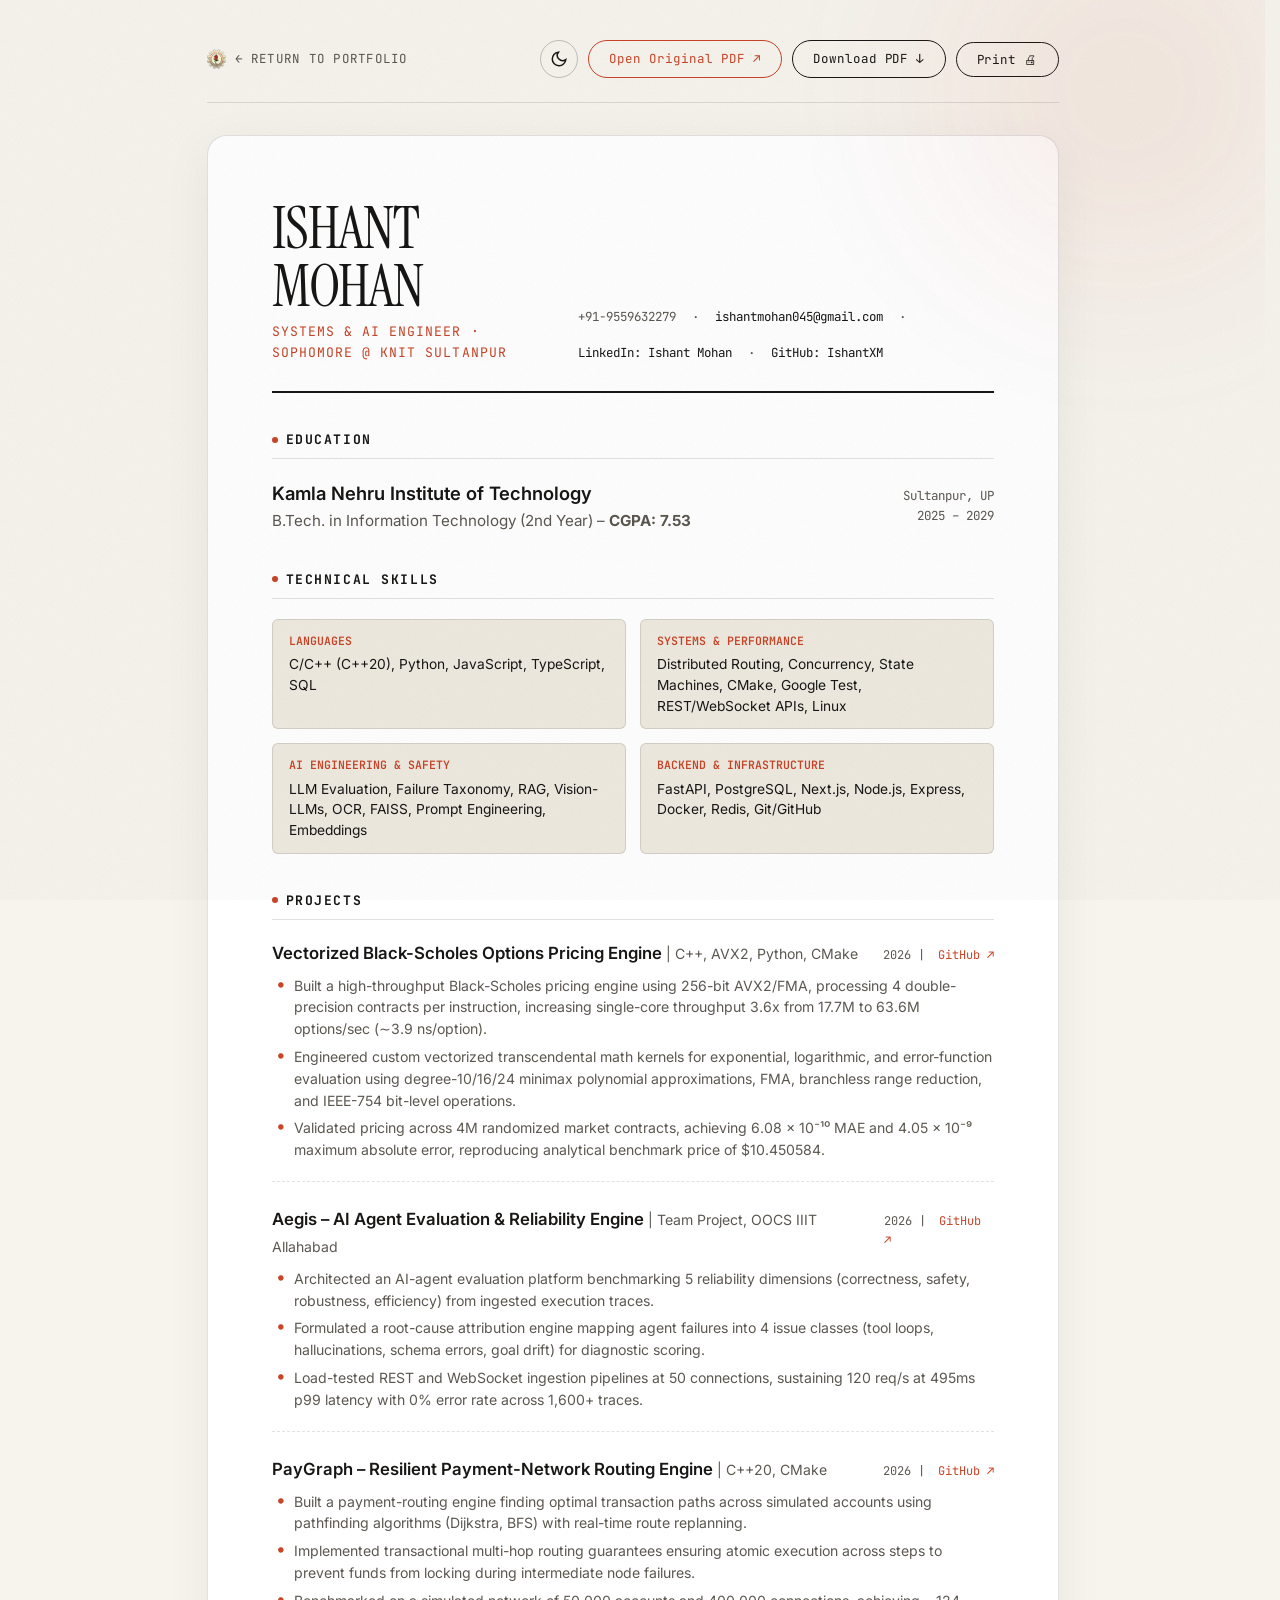
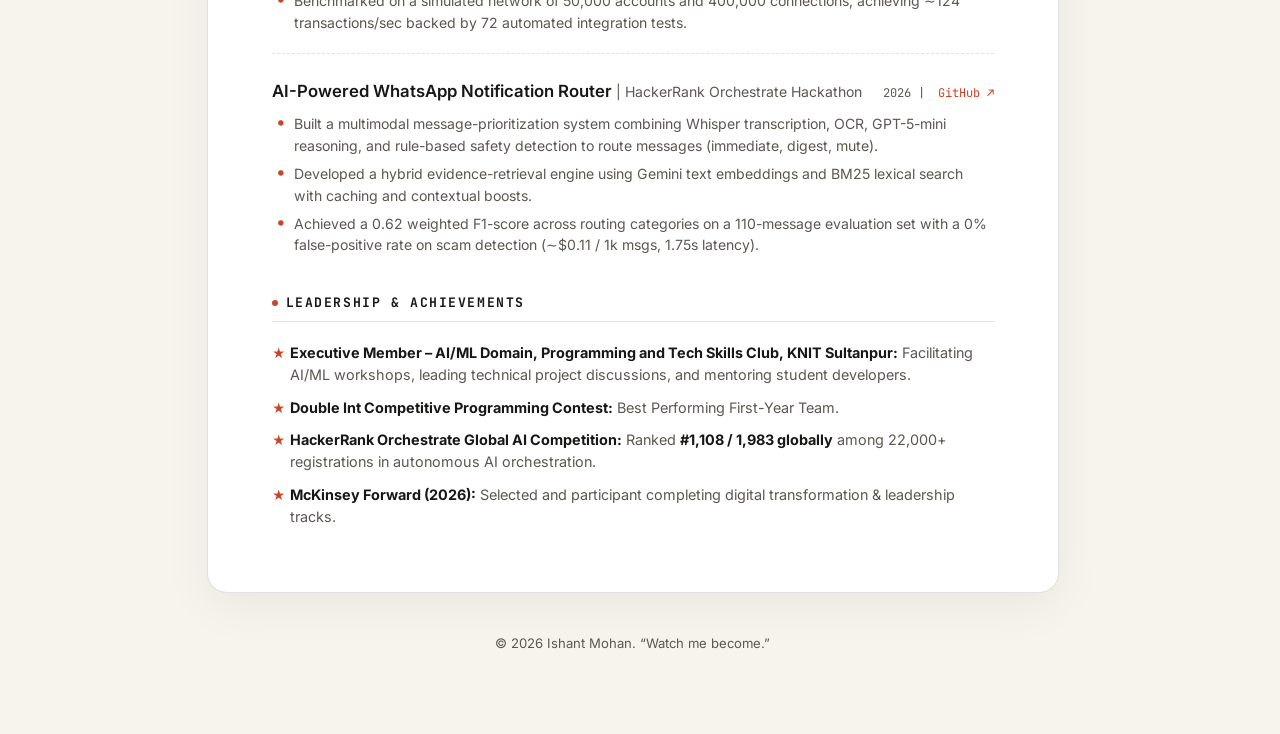
<file: resume.html>
<!DOCTYPE html>
<html lang="en">
<head>
  <meta charset="UTF-8" />
  <meta name="viewport" content="width=device-width, initial-scale=1.0" />
  <title>Resume — Ishant Mohan | Systems & AI Engineer</title>
  <meta name="description" content="Official Curriculum Vitae of Ishant Mohan — Systems & AI Engineer, Undergraduate in Information Technology at Kamla Nehru Institute of Technology, Sultanpur." />
  <meta name="author" content="Ishant Mohan" />

  <link rel="icon" href="foot-logo.png" type="image/png" />

  <!-- Google Fonts: Instrument Serif, Inter, JetBrains Mono -->
  <link rel="preconnect" href="https://fonts.googleapis.com">
  <link rel="preconnect" href="https://fonts.gstatic.com" crossorigin>
  <link href="https://fonts.googleapis.com/css2?family=Instrument+Serif:ital@0;1&family=Inter:wght@300;400;500;600;700&family=JetBrains+Mono:wght@400;500;600&display=swap" rel="stylesheet">

  <link rel="stylesheet" href="style.css" />

  <style>
    .resume-page-wrapper {
      max-width: 900px;
      margin: 0 auto;
      padding: 40px 24px 80px 24px;
    }

    .resume-nav-bar {
      display: flex;
      justify-content: space-between;
      align-items: center;
      padding-bottom: 24px;
      margin-bottom: 32px;
      border-bottom: 1px solid var(--hair);
    }

    @media print {
      .resume-nav-bar {
        display: none !important;
      }
      .resume-page-wrapper {
        padding: 0 !important;
        margin: 0 !important;
        max-width: 100% !important;
      }
    }
  </style>
</head>
<body>
  <!-- Ambient floating orb -->
  <div class="hero-orb" style="top: -200px; right: -150px; opacity: 0.4;"></div>

  <div class="resume-page-wrapper">
    <!-- Top Action Bar -->
    <header class="resume-nav-bar print-hide">
      <a href="index.html" class="story-link font-mono-tag" style="display: flex; align-items: center; gap: 8px;">
        <img src="foot-logo.png" alt="KNIT" style="width: 20px; height: 20px; object-fit: contain;" />
        <span>← Return to Portfolio</span>
      </a>

      <div style="display: flex; gap: 10px; align-items: center;">
        <button class="theme-toggle-btn" id="themeToggle" aria-label="Toggle Theme" title="Toggle Theme">
          <svg width="18" height="18" viewBox="0 0 24 24" fill="none" stroke="currentColor" stroke-width="2"><path d="M21 12.79A9 9 0 1 1 11.21 3 7 7 0 0 0 21 12.79z"/></svg>
        </button>

        <a href="Official.pdf" target="_blank" class="btn-pill btn-ember">
          Open Original PDF ↗
        </a>

        <a href="Official.pdf" download="Ishant_Mohan_Resume.pdf" class="btn-pill">
          Download PDF ↓
        </a>

        <button class="btn-pill" onclick="window.print()">
          Print 🖨
        </button>
      </div>
    </header>

    <!-- The Resume Document Sheet -->
    <article class="resume-paper" style="margin-top: 0; box-shadow: 0 12px 50px rgba(0,0,0,0.06);">
      <!-- Header -->
      <header class="resume-header">
        <div>
          <h1 class="resume-name font-display">ISHANT MOHAN</h1>
          <p class="resume-subtitle">Systems & AI Engineer · Sophomore @ KNIT Sultanpur</p>
        </div>
        <div class="resume-contact-bar">
          <span>+91-9559632279</span>
          <span>·</span>
          <a href="mailto:ishantmohan045@gmail.com">ishantmohan045@gmail.com</a>
          <span>·</span>
          <a href="https://www.linkedin.com/in/ishant-mohan-858061387/" target="_blank">LinkedIn: Ishant Mohan</a>
          <span>·</span>
          <a href="https://github.com/IshantXM" target="_blank">GitHub: IshantXM</a>
        </div>
      </header>

      <!-- Education -->
      <div class="resume-block">
        <h3 class="resume-block-title">Education</h3>
        <div class="resume-edu-card">
          <div>
            <p class="resume-inst">Kamla Nehru Institute of Technology</p>
            <p style="color: var(--ink-muted); font-size: 0.95rem;">B.Tech. in Information Technology (2nd Year) – <strong>CGPA: 7.53</strong></p>
          </div>
          <div style="text-align: right;">
            <p class="resume-dates">Sultanpur, UP</p>
            <p class="resume-dates">2025 – 2029</p>
          </div>
        </div>
      </div>

      <!-- Technical Skills -->
      <div class="resume-block">
        <h3 class="resume-block-title">Technical Skills</h3>
        <div class="resume-skills-matrix">
          <div class="skill-category">
            <p class="skill-cat-title">Languages</p>
            <p class="skill-items">C/C++ (C++20), Python, JavaScript, TypeScript, SQL</p>
          </div>
          <div class="skill-category">
            <p class="skill-cat-title">Systems & Performance</p>
            <p class="skill-items">Distributed Routing, Concurrency, State Machines, CMake, Google Test, REST/WebSocket APIs, Linux</p>
          </div>
          <div class="skill-category">
            <p class="skill-cat-title">AI Engineering & Safety</p>
            <p class="skill-items">LLM Evaluation, Failure Taxonomy, RAG, Vision-LLMs, OCR, FAISS, Prompt Engineering, Embeddings</p>
          </div>
          <div class="skill-category">
            <p class="skill-cat-title">Backend & Infrastructure</p>
            <p class="skill-items">FastAPI, PostgreSQL, Next.js, Node.js, Express, Docker, Redis, Git/GitHub</p>
          </div>
        </div>
      </div>

      <!-- Key Projects -->
      <div class="resume-block">
        <h3 class="resume-block-title">Projects</h3>

        <!-- Proj 1 -->
        <div class="resume-project-item">
          <div class="resume-proj-header">
            <p class="resume-proj-title">Vectorized Black-Scholes Options Pricing Engine <span style="font-weight: 400; font-size: 0.88rem; color: var(--ink-muted);">| C++, AVX2, Python, CMake</span></p>
            <p class="resume-proj-meta">2026 | <a href="https://github.com/IshantXM/black-scholes-option-pricing-engin.git" target="_blank">GitHub ↗</a></p>
          </div>
          <ul class="resume-bullet-list">
            <li>Built a high-throughput Black-Scholes pricing engine using 256-bit AVX2/FMA, processing 4 double-precision contracts per instruction, increasing single-core throughput 3.6x from 17.7M to 63.6M options/sec (∼3.9 ns/option).</li>
            <li>Engineered custom vectorized transcendental math kernels for exponential, logarithmic, and error-function evaluation using degree-10/16/24 minimax polynomial approximations, FMA, branchless range reduction, and IEEE-754 bit-level operations.</li>
            <li>Validated pricing across 4M randomized market contracts, achieving 6.08 × 10⁻¹⁰ MAE and 4.05 × 10⁻⁹ maximum absolute error, reproducing analytical benchmark price of $10.450584.</li>
          </ul>
        </div>

        <!-- Proj 2 -->
        <div class="resume-project-item">
          <div class="resume-proj-header">
            <p class="resume-proj-title">Aegis – AI Agent Evaluation & Reliability Engine <span style="font-weight: 400; font-size: 0.88rem; color: var(--ink-muted);">| Team Project, OOCS IIIT Allahabad</span></p>
            <p class="resume-proj-meta">2026 | <a href="https://github.com/IshantXM" target="_blank">GitHub ↗</a></p>
          </div>
          <ul class="resume-bullet-list">
            <li>Architected an AI-agent evaluation platform benchmarking 5 reliability dimensions (correctness, safety, robustness, efficiency) from ingested execution traces.</li>
            <li>Formulated a root-cause attribution engine mapping agent failures into 4 issue classes (tool loops, hallucinations, schema errors, goal drift) for diagnostic scoring.</li>
            <li>Load-tested REST and WebSocket ingestion pipelines at 50 connections, sustaining 120 req/s at 495ms p99 latency with 0% error rate across 1,600+ traces.</li>
          </ul>
        </div>

        <!-- Proj 3 -->
        <div class="resume-project-item">
          <div class="resume-proj-header">
            <p class="resume-proj-title">PayGraph – Resilient Payment-Network Routing Engine <span style="font-weight: 400; font-size: 0.88rem; color: var(--ink-muted);">| C++20, CMake</span></p>
            <p class="resume-proj-meta">2026 | <a href="https://github.com/IshantXM" target="_blank">GitHub ↗</a></p>
          </div>
          <ul class="resume-bullet-list">
            <li>Built a payment-routing engine finding optimal transaction paths across simulated accounts using pathfinding algorithms (Dijkstra, BFS) with real-time route replanning.</li>
            <li>Implemented transactional multi-hop routing guarantees ensuring atomic execution across steps to prevent funds from locking during intermediate node failures.</li>
            <li>Benchmarked on a simulated network of 50,000 accounts and 400,000 connections, achieving ∼124 transactions/sec backed by 72 automated integration tests.</li>
          </ul>
        </div>

        <!-- Proj 4 -->
        <div class="resume-project-item">
          <div class="resume-proj-header">
            <p class="resume-proj-title">AI-Powered WhatsApp Notification Router <span style="font-weight: 400; font-size: 0.88rem; color: var(--ink-muted);">| HackerRank Orchestrate Hackathon</span></p>
            <p class="resume-proj-meta">2026 | <a href="https://github.com/IshantXM" target="_blank">GitHub ↗</a></p>
          </div>
          <ul class="resume-bullet-list">
            <li>Built a multimodal message-prioritization system combining Whisper transcription, OCR, GPT-5-mini reasoning, and rule-based safety detection to route messages (immediate, digest, mute).</li>
            <li>Developed a hybrid evidence-retrieval engine using Gemini text embeddings and BM25 lexical search with caching and contextual boosts.</li>
            <li>Achieved a 0.62 weighted F1-score across routing categories on a 110-message evaluation set with a 0% false-positive rate on scam detection (∼$0.11 / 1k msgs, 1.75s latency).</li>
          </ul>
        </div>

      </div>

      <!-- Leadership & Achievements -->
      <div class="resume-block">
        <h3 class="resume-block-title">Leadership & Achievements</h3>
        <ul class="resume-achieve-list">
          <li>
            <strong>Executive Member – AI/ML Domain, Programming and Tech Skills Club, KNIT Sultanpur:</strong> Facilitating AI/ML workshops, leading technical project discussions, and mentoring student developers.
          </li>
          <li>
            <strong>Double Int Competitive Programming Contest:</strong> Best Performing First-Year Team.
          </li>
          <li>
            <strong>HackerRank Orchestrate Global AI Competition:</strong> Ranked <strong>#1,108 / 1,983 globally</strong> among 22,000+ registrations in autonomous AI orchestration.
          </li>
          <li>
            <strong>McKinsey Forward (2026):</strong> Selected and participant completing digital transformation & leadership tracks.
          </li>
        </ul>
      </div>
    </article>

    <footer style="margin-top: 40px; text-align: center; color: var(--ink-muted); font-size: 0.82rem;" class="print-hide">
      <p>© 2026 Ishant Mohan. “Watch me become.”</p>
    </footer>
  </div>

  <script src="app.js"></script>
</body>
</html>
</file>
<file: style.css>
/* ==========================================================================
   Ishant Mohan — Systems & AI Engineer | Portfolio & Resume
   Theme: "Watch Me Become" · Authentic · Driven · High-Performance
   Editorial Typography · Warm Paper & Ink Palette · 100% Full-Width Navbar
   ========================================================================== */

:root {
  --paper: #f7f4ee;
  --paper-warm: #efeae0;
  --paper-card: #ffffff;
  --paper-translucent: rgba(247, 244, 238, 0.92);
  --ink: #181716;
  --ink-muted: #5c5850;
  --ink-subtle: #8a857a;
  --hair: rgba(24, 23, 22, 0.12);
  --hair-strong: rgba(24, 23, 22, 0.24);
  --ember: #c84528;
  --ember-soft: rgba(200, 69, 40, 0.12);
  --ember-glow: rgba(200, 69, 40, 0.25);
  --terminal-bg: #131417;
  --terminal-text: #e6e8ec;
  --code-keyword: #ff7b72;
  --code-string: #a5d6ff;
  --code-comment: #8b949e;
  --code-num: #79c0ff;
  --code-metric: #7ee787;

  --font-display: 'Instrument Serif', 'Cormorant Garamond', Georgia, serif;
  --font-sans: 'Inter', -apple-system, BlinkMacSystemFont, 'Segoe UI', Roboto, sans-serif;
  --font-mono: 'JetBrains Mono', 'Space Mono', SFMono-Regular, monospace;

  --radius-sm: 6px;
  --radius-md: 12px;
  --radius-lg: 20px;
  --radius-full: 9999px;
  --transition-smooth: all 0.4s cubic-bezier(0.16, 1, 0.3, 1);
}

.dark {
  --paper: #0d0e11;
  --paper-warm: #15161c;
  --paper-card: #191a22;
  --paper-translucent: rgba(13, 14, 17, 0.92);
  --ink: #f5f4ef;
  --ink-muted: #aba599;
  --ink-subtle: #736e64;
  --hair: rgba(245, 244, 239, 0.12);
  --hair-strong: rgba(245, 244, 239, 0.24);
  --ember: #ea5a39;
  --ember-soft: rgba(234, 90, 57, 0.18);
  --ember-glow: rgba(234, 90, 57, 0.35);
  --terminal-bg: #090a0d;
  --terminal-text: #eceff4;
}

/* Base Resets & Strict No-Horizontal-Overflow */
*, *::before, *::after {
  box-sizing: border-box;
  margin: 0;
  padding: 0;
}

html {
  scroll-behavior: smooth;
  background-color: var(--paper);
  color: var(--ink);
  font-family: var(--font-sans);
  font-size: 16px;
  -webkit-font-smoothing: antialiased;
  -moz-osx-font-smoothing: grayscale;
  text-rendering: optimizeLegibility;
  width: 100%;
  max-width: 100%;
  overflow-x: hidden;
  /* Prevents page shift when scrollbar appears/disappears on refresh */
  overflow-y: scroll;
  scrollbar-gutter: stable;
}

body {
  width: 100%;
  max-width: 100%;
  overflow-x: hidden;
  position: relative;
  min-height: 100vh;
  line-height: 1.6;
  background-color: var(--paper);
  color: var(--ink);
}


::selection {
  background-color: var(--ember);
  color: var(--paper);
}

/* Subtle Film Grain Texture Overlay */
body::after {
  content: "";
  position: fixed;
  top: 0;
  left: 0;
  right: 0;
  bottom: 0;
  width: 100%;
  height: 100%;
  pointer-events: none;
  z-index: 999;
  opacity: 0.034;
  background-image: url("data:image/svg+xml;utf8,<svg xmlns='http://www.w3.org/2000/svg' width='160' height='160'><filter id='n'><feTurbulence type='fractalNoise' baseFrequency='0.85' numOctaves='3' stitchTiles='stitch'/><feColorMatrix values='0 0 0 0 0  0 0 0 0 0  0 0 0 0 0  0 0 0 0.9 0'/></filter><rect width='100%' height='100%' filter='url(%23n)'/></svg>");
}

/* Ambient Floating Hero Orb */
.hero-orb {
  position: absolute;
  top: -120px;
  right: 0;
  width: 580px;
  max-width: 90vw;
  height: 580px;
  border-radius: 50%;
  background: radial-gradient(circle, var(--ember-glow) 0%, transparent 68%);
  filter: blur(80px);
  pointer-events: none;
  z-index: 1;
  opacity: 0.65;
  animation: orb-drift 16s ease-in-out infinite;
}

@keyframes orb-drift {
  0%, 100% { transform: translate3d(0, 0, 0) scale(1); }
  50% { transform: translate3d(-30px, 20px, 0) scale(1.06); }
}

/* Three.js Interactive 3D Canvas */
#three-canvas {
  position: fixed;
  top: 0;
  left: 0;
  right: 0;
  bottom: 0;
  width: 100%;
  height: 100%;
  pointer-events: none;
  z-index: 0;
  opacity: 0.35;
  transition: opacity 0.5s ease;
}

/* Typography Utility Classes */
.font-display {
  font-family: var(--font-display);
  font-weight: 400;
  letter-spacing: -0.015em;
}

.font-mono-tag {
  font-family: var(--font-mono);
  font-size: 0.72rem;
  letter-spacing: 0.14em;
  text-transform: uppercase;
  color: var(--ink-muted);
}

.text-ember {
  color: var(--ember);
}

/* ==========================================================================
   NAVIGATION BAR (100% FULL-WIDTH EDGE-TO-EDGE & SPACIOUS)
   ========================================================================== */
.navbar {
  position: fixed;
  top: 0;
  left: 0;
  right: 0;
  width: 100vw;
  height: 72px;
  padding: 0;
  display: flex;
  align-items: center;
  justify-content: space-between;
  z-index: 1000;
  box-sizing: border-box;
  background-color: var(--paper-translucent);
  backdrop-filter: blur(16px);
  -webkit-backdrop-filter: blur(16px);
  border-bottom: 1px solid var(--hair);
  transition: background-color 0.4s ease, border-color 0.4s ease, box-shadow 0.4s ease;
}


.navbar.scrolled {
  box-shadow: 0 4px 28px rgba(0, 0, 0, 0.06);
}

.logo-wrapper {
  display: flex;
  align-items: center;
  gap: 10px;
  text-decoration: none;
  flex-shrink: 0;
  padding-left: clamp(16px, 3.5vw, 48px);
  padding-right: 0;
}

.knit-nav-emblem {
  width: 30px;
  height: 30px;
  object-fit: contain;
  filter: drop-shadow(0 2px 4px rgba(0,0,0,0.1));
}

.logo {
  font-family: var(--font-display);
  font-size: 1.5rem;
  color: var(--ink);
  letter-spacing: -0.01em;
  display: flex;
  align-items: baseline;
  gap: 5px;
  white-space: nowrap;
}

.logo span {
  font-style: italic;
  color: var(--ember);
}

.nav-links {
  display: none;
  align-items: center;
  justify-content: center;
  gap: clamp(18px, 2.5vw, 38px);
  flex: 1;
  margin: 0;
  padding: 0;
}

@media (min-width: 1024px) {
  .nav-links {
    display: flex;
  }
}

.nav-link {
  font-size: 0.9rem;
  font-weight: 500;
  color: var(--ink-muted);
  text-decoration: none;
  position: relative;
  padding: 8px 0;
  white-space: nowrap;
  transition: color 0.25s ease;
}

.nav-link:hover, .nav-link.active {
  color: var(--ink);
}

.nav-link::after {
  content: "";
  position: absolute;
  bottom: 0;
  left: 0;
  width: 100%;
  height: 1.5px;
  background-color: var(--ember);
  transform: scaleX(0);
  transform-origin: right;
  transition: transform 0.35s cubic-bezier(0.16, 1, 0.3, 1);
}

.nav-link:hover::after, .nav-link.active::after {
  transform: scaleX(1);
  transform-origin: left;
}

.nav-actions {
  display: flex;
  align-items: center;
  gap: 12px;
  flex-shrink: 0;
  padding-right: clamp(16px, 3.5vw, 48px);
  padding-left: 0;
}

.theme-toggle-btn {
  background: none;
  border: 1px solid var(--hair-strong);
  border-radius: var(--radius-full);
  width: 38px;
  height: 38px;
  display: inline-flex;
  align-items: center;
  justify-content: center;
  cursor: pointer;
  color: var(--ink);
  transition: var(--transition-smooth);
}

.theme-toggle-btn:hover {
  background-color: var(--paper-warm);
  border-color: var(--ember);
}

.btn-pill {
  font-family: var(--font-mono);
  font-size: 0.78rem;
  letter-spacing: 0.08em;
  padding: 8px 20px;
  border-radius: var(--radius-full);
  border: 1px solid var(--ink);
  background: transparent;
  color: var(--ink);
  text-decoration: none;
  cursor: pointer;
  display: inline-flex;
  align-items: center;
  gap: 6px;
  white-space: nowrap;
  transition: var(--transition-smooth);
}

.btn-pill:hover {
  background-color: var(--ink);
  color: var(--paper);
  box-shadow: 0 4px 16px rgba(0, 0, 0, 0.1);
}

.btn-pill.btn-ember {
  border-color: var(--ember);
  color: var(--ember);
}

.btn-pill.btn-ember:hover {
  background-color: var(--ember);
  color: #fff;
  box-shadow: 0 4px 18px var(--ember-glow);
}

.menu-toggle {
  display: flex;
  flex-direction: column;
  justify-content: space-between;
  width: 28px;
  height: 18px;
  background: none;
  border: none;
  cursor: pointer;
  z-index: 1001;
}

@media (min-width: 1024px) {
  .menu-toggle {
    display: none;
  }
}

.menu-toggle span {
  display: block;
  height: 2px;
  width: 100%;
  background-color: var(--ink);
  transition: transform 0.3s ease, opacity 0.3s ease;
}

/* Fullscreen Mobile Menu Overlay */
.fullscreen-menu {
  position: fixed;
  top: 0;
  left: 0;
  right: 0;
  bottom: 0;
  width: 100%;
  height: 100%;
  background-color: var(--paper);
  z-index: 990;
  display: flex;
  flex-direction: column;
  justify-content: center;
  align-items: center;
  opacity: 0;
  pointer-events: none;
  transition: opacity 0.4s cubic-bezier(0.16, 1, 0.3, 1);
  padding: 40px;
}

.fullscreen-menu.active {
  opacity: 1;
  pointer-events: auto;
}

.menu-nav {
  display: flex;
  flex-direction: column;
  align-items: center;
  gap: 28px;
  margin-bottom: 40px;
}

.menu-link {
  font-family: var(--font-display);
  font-size: 2.8rem;
  color: var(--ink);
  text-decoration: none;
  transition: transform 0.3s ease, color 0.3s ease;
}

.menu-link:hover {
  font-style: italic;
  color: var(--ember);
  transform: translateY(-2px);
}

/* Main Container Layout */
.main-wrapper {
  position: relative;
  z-index: 10;
  max-width: 1280px;
  margin: 0 auto;
  padding: 0 24px;
}

@media (min-width: 768px) {
  .main-wrapper {
    padding: 0 48px;
  }
}

/* ==========================================================================
   HERO SECTION
   ========================================================================== */
.hero-section {
  min-height: 94vh;
  display: flex;
  flex-direction: column;
  justify-content: center;
  padding-top: 120px;
  padding-bottom: 60px;
  position: relative;
}

.hero-grid {
  display: grid;
  grid-template-columns: 1fr;
  gap: 48px;
  align-items: center;
}

@media (min-width: 960px) {
  .hero-grid {
    grid-template-columns: 1.35fr 0.85fr;
  }
}

.hero-status {
  display: inline-flex;
  align-items: center;
  gap: 10px;
  margin-bottom: 24px;
}

.pulse-dot {
  width: 7px;
  height: 7px;
  border-radius: 50%;
  background-color: var(--ember);
  box-shadow: 0 0 10px var(--ember);
  animation: pulse-glow 2s infinite ease-in-out;
}

@keyframes pulse-glow {
  0%, 100% { opacity: 1; transform: scale(1); }
  50% { opacity: 0.4; transform: scale(0.85); }
}

.hero-title {
  font-size: clamp(2.8rem, 6.8vw, 6.4rem);
  line-height: 1.02;
  margin-bottom: 28px;
}

.hero-title em {
  font-style: italic;
  color: var(--ember);
  font-weight: 400;
}

.hero-quote-anchor {
  font-family: var(--font-display);
  font-size: clamp(1.4rem, 2.4vw, 1.85rem);
  font-style: italic;
  color: var(--ink);
  line-height: 1.35;
  border-left: 2px solid var(--ember);
  padding-left: 18px;
  margin-bottom: 24px;
}

.hero-lead {
  font-size: clamp(1.05rem, 1.6vw, 1.2rem);
  line-height: 1.65;
  color: var(--ink-muted);
  max-width: 640px;
  margin-bottom: 36px;
}

.hero-lead strong {
  color: var(--ink);
  font-weight: 500;
}

.hero-ctas {
  display: flex;
  flex-wrap: wrap;
  align-items: center;
  gap: 16px;
}

.btn-primary {
  font-family: var(--font-mono);
  font-size: 0.8rem;
  letter-spacing: 0.08em;
  padding: 14px 32px;
  border-radius: var(--radius-full);
  background-color: var(--ink);
  color: var(--paper);
  text-decoration: none;
  display: inline-flex;
  align-items: center;
  gap: 10px;
  transition: var(--transition-smooth);
}

.btn-primary:hover {
  background-color: var(--ember);
  transform: translateY(-2px);
  box-shadow: 0 8px 24px var(--ember-glow);
}

.story-link {
  font-family: var(--font-mono);
  font-size: 0.78rem;
  letter-spacing: 0.1em;
  text-transform: uppercase;
  color: var(--ink-muted);
  text-decoration: none;
  position: relative;
  padding: 4px 0;
  transition: color 0.3s ease;
}

.story-link:hover {
  color: var(--ink);
}

.story-link::after {
  content: "";
  position: absolute;
  bottom: 0;
  left: 0;
  width: 100%;
  height: 1.5px;
  background: currentColor;
  transform: scaleX(0);
  transform-origin: right;
  transition: transform 0.4s cubic-bezier(0.16, 1, 0.3, 1);
}

.story-link:hover::after {
  transform: scaleX(1);
  transform-origin: left;
}

/* Floating Hero Identity Visual */
.hero-visual {
  position: relative;
  display: flex;
  justify-content: center;
  align-items: center;
}

.aura-ring {
  position: absolute;
  width: 320px;
  height: 320px;
  border-radius: 50%;
  border: 1px dashed var(--hair-strong);
  animation: rotate-slow 28s linear infinite;
  pointer-events: none;
}

.aura-ring.inner {
  width: 260px;
  height: 260px;
  border-style: solid;
  border-color: var(--ember-soft);
  animation-duration: 20s;
  animation-direction: reverse;
}

@keyframes rotate-slow {
  from { transform: rotate(0deg); }
  to { transform: rotate(360deg); }
}

.identity-card-container {
  position: relative;
  width: 300px;
  height: 360px;
  border-radius: var(--radius-lg);
  padding: 32px 24px;
  background-color: var(--paper-warm);
  border: 1px solid var(--hair-strong);
  box-shadow: 0 24px 60px rgba(0, 0, 0, 0.08);
  display: flex;
  flex-direction: column;
  justify-content: space-between;
  align-items: center;
  text-align: center;
  transition: transform 0.5s ease;
}

.identity-card-container:hover {
  transform: translateY(-4px);
  border-color: var(--ember);
}

.identity-emblem {
  width: 110px;
  height: 110px;
  object-fit: contain;
  filter: drop-shadow(0 8px 20px rgba(0, 0, 0, 0.12));
  transition: transform 0.5s ease;
}

.identity-card-container:hover .identity-emblem {
  transform: scale(1.06) rotate(3deg);
}

.identity-badge-text {
  font-family: var(--font-display);
  font-size: 1.7rem;
  line-height: 1.15;
}

.identity-badge-sub {
  font-family: var(--font-mono);
  font-size: 0.74rem;
  letter-spacing: 0.08em;
  color: var(--ember);
  text-transform: uppercase;
  margin-top: 4px;
}

.identity-motto {
  font-size: 0.84rem;
  color: var(--ink-muted);
  line-height: 1.45;
  border-top: 1px solid var(--hair);
  padding-top: 12px;
  width: 100%;
}

/* ==========================================================================
   § 01 — WHO IS ISHANT? (THE PERSONAL SECTION)
   ========================================================================== */
.personal-section {
  border-top: 1px solid var(--hair);
  border-bottom: 1px solid var(--hair);
  padding: 96px 0;
  margin: 60px 0 100px 0;
  background-color: var(--paper-warm);
  border-radius: var(--radius-lg);
}

.personal-grid {
  display: grid;
  grid-template-columns: 1fr;
  gap: 40px;
  padding: 0 32px;
}

@media (min-width: 860px) {
  .personal-grid {
    grid-template-columns: 280px 1fr;
    gap: 64px;
    padding: 0 48px;
  }
}

.personal-story-lead {
  font-family: var(--font-display);
  font-size: clamp(2rem, 3.8vw, 3.4rem);
  line-height: 1.18;
  color: var(--ink);
  margin-bottom: 28px;
}

.personal-story-lead em {
  font-style: italic;
  color: var(--ember);
}

.personal-story-paragraphs {
  display: flex;
  flex-direction: column;
  gap: 20px;
  font-size: 1.15rem;
  line-height: 1.75;
  color: var(--ink-muted);
}

.personal-story-paragraphs strong {
  color: var(--ink);
}

/* Attitude Quotes Grid */
.attitude-section {
  padding: 60px 0 100px 0;
}

.attitude-grid {
  display: grid;
  grid-template-columns: 1fr;
  gap: 20px;
  margin-top: 36px;
}

@media (min-width: 640px) {
  .attitude-grid {
    grid-template-columns: repeat(2, 1fr);
  }
}

@media (min-width: 1024px) {
  .attitude-grid {
    grid-template-columns: repeat(4, 1fr);
  }
}

.attitude-card {
  padding: 24px;
  border: 1px solid var(--hair);
  background-color: var(--paper-card);
  border-radius: var(--radius-md);
  transition: var(--transition-smooth);
  display: flex;
  flex-direction: column;
  justify-content: space-between;
}

.attitude-card:hover {
  border-color: var(--ember);
  transform: translateY(-3px);
  box-shadow: 0 10px 30px rgba(0,0,0,0.04);
}

.attitude-card-num {
  font-family: var(--font-mono);
  font-size: 0.72rem;
  color: var(--ember);
  margin-bottom: 12px;
}

.attitude-card-quote {
  font-family: var(--font-display);
  font-size: 1.35rem;
  font-style: italic;
  line-height: 1.35;
  color: var(--ink);
}

/* ==========================================================================
   SELECTED WORK SECTION (THE 4 PROJECTS)
   ========================================================================== */
.section-header {
  margin-bottom: 60px;
  display: flex;
  flex-direction: column;
  gap: 12px;
}

.section-title {
  font-size: clamp(2.4rem, 5vw, 4.2rem);
  line-height: 1.05;
}

.section-title em {
  font-style: italic;
  color: var(--ember);
}

.section-desc {
  max-width: 620px;
  color: var(--ink-muted);
  font-size: 1.05rem;
}

.projects-list {
  display: flex;
  flex-direction: column;
  gap: 64px;
  margin-bottom: 120px;
}

.project-card {
  border: 1px solid var(--hair);
  border-radius: var(--radius-lg);
  background-color: var(--paper-card);
  padding: 36px;
  transition: var(--transition-smooth);
  position: relative;
  overflow: hidden;
}

.project-card:hover {
  border-color: var(--ember-soft);
  box-shadow: 0 16px 48px rgba(0, 0, 0, 0.06);
  transform: translateY(-3px);
}

.project-meta-row {
  display: flex;
  justify-content: space-between;
  align-items: center;
  margin-bottom: 16px;
  padding-bottom: 12px;
  border-bottom: 1px solid var(--hair);
}

.project-heading {
  font-size: clamp(1.8rem, 3vw, 2.6rem);
  margin-bottom: 8px;
}

.project-tagline {
  font-family: var(--font-display);
  font-size: 1.35rem;
  font-style: italic;
  color: var(--ink-muted);
  margin-bottom: 24px;
}

/* Terminal Mockup Visual */
.terminal-block {
  background-color: var(--terminal-bg);
  color: var(--terminal-text);
  border-radius: var(--radius-md);
  padding: 20px 24px;
  margin-bottom: 24px;
  font-family: var(--font-mono);
  box-shadow: 0 10px 30px rgba(0, 0, 0, 0.25);
  border: 1px solid rgba(255, 255, 255, 0.08);
  cursor: pointer;
  transition: border-color 0.3s ease;
  position: relative;
}

.terminal-block:hover {
  border-color: var(--ember);
}

.terminal-header {
  display: flex;
  align-items: center;
  gap: 8px;
  margin-bottom: 14px;
  padding-bottom: 10px;
  border-bottom: 1px solid rgba(255, 255, 255, 0.1);
}

.dot {
  width: 11px;
  height: 11px;
  border-radius: 50%;
}

.dot.red { background-color: #ff5f56; }
.dot.yellow { background-color: #ffbd2e; }
.dot.green { background-color: #27c93f; }

.terminal-filename {
  font-size: 0.75rem;
  color: #8c8f99;
  margin-left: 8px;
}

.terminal-hint {
  margin-left: auto;
  font-size: 0.68rem;
  color: #ffbd2e;
  text-transform: uppercase;
  letter-spacing: 0.08em;
}

.code-snippet {
  font-size: 0.84rem;
  line-height: 1.6;
  overflow-x: auto;
}

.code-snippet .kw { color: var(--code-keyword); }
.code-snippet .str { color: var(--code-string); }
.code-snippet .comm { color: var(--code-comment); font-style: italic; }
.code-snippet .num { color: var(--code-num); }
.code-snippet .metric { color: var(--code-metric); font-weight: 600; }

.project-details-grid {
  display: grid;
  grid-template-columns: 1fr;
  gap: 24px;
  margin-top: 20px;
}

@media (min-width: 800px) {
  .project-details-grid {
    grid-template-columns: 2fr 1fr;
  }
}

.project-bullet-list {
  list-style: none;
  display: flex;
  flex-direction: column;
  gap: 12px;
}

.project-bullet-list li {
  position: relative;
  padding-left: 20px;
  font-size: 0.95rem;
  color: var(--ink-muted);
  line-height: 1.6;
}

.project-bullet-list li::before {
  content: "—";
  position: absolute;
  left: 0;
  color: var(--ember);
  font-weight: 600;
}

.project-bullet-list strong {
  color: var(--ink);
}

.project-sidebar {
  display: flex;
  flex-direction: column;
  gap: 18px;
  border-left: 1px solid var(--hair);
  padding-left: 24px;
}

@media (max-width: 799px) {
  .project-sidebar {
    border-left: none;
    padding-left: 0;
    border-top: 1px solid var(--hair);
    padding-top: 18px;
  }
}

.tag-list {
  display: flex;
  flex-wrap: wrap;
  gap: 8px;
}

.tag-pill {
  font-family: var(--font-mono);
  font-size: 0.72rem;
  padding: 4px 10px;
  border-radius: var(--radius-sm);
  background-color: var(--paper-warm);
  color: var(--ink);
  border: 1px solid var(--hair);
}

.project-actions {
  display: flex;
  flex-wrap: wrap;
  gap: 12px;
  margin-top: 8px;
}

/* ==========================================================================
   JOURNEY / TIMELINE SECTION
   ========================================================================== */
.timeline-section {
  padding: 80px 0;
  border-top: 1px solid var(--hair);
  margin-bottom: 80px;
}

.timeline-grid {
  display: grid;
  grid-template-columns: 1fr;
  gap: 40px;
}

@media (min-width: 860px) {
  .timeline-grid {
    grid-template-columns: 280px 1fr;
  }
}

.timeline-items {
  display: flex;
  flex-direction: column;
  gap: 36px;
  border-left: 1.5px solid var(--hair);
  padding-left: 28px;
  position: relative;
}

.timeline-beat {
  position: relative;
}

.timeline-beat::before {
  content: "";
  position: absolute;
  left: -33px;
  top: 6px;
  width: 9px;
  height: 9px;
  border-radius: 50%;
  background-color: var(--paper);
  border: 2px solid var(--ember);
}

.timeline-year {
  font-family: var(--font-mono);
  font-size: 0.75rem;
  color: var(--ember);
  letter-spacing: 0.08em;
  margin-bottom: 4px;
}

.timeline-label {
  font-size: 1.35rem;
  font-family: var(--font-display);
  color: var(--ink);
  margin-bottom: 6px;
}

.timeline-note {
  font-size: 0.95rem;
  color: var(--ink-muted);
  line-height: 1.6;
  margin-bottom: 8px;
}

.timeline-lesson {
  font-family: var(--font-mono);
  font-size: 0.75rem;
  color: var(--ink-subtle);
  font-style: italic;
}

/* ==========================================================================
   RESUME / CURRICULUM VITAE (EDITORIAL RESUME)
   ========================================================================== */
.resume-section {
  padding: 90px 0;
  border-top: 1px solid var(--hair);
  margin-bottom: 80px;
}

.resume-paper {
  background-color: var(--paper-card);
  border: 1px solid var(--hair);
  border-radius: var(--radius-lg);
  padding: 48px 36px;
  box-shadow: 0 20px 60px rgba(0, 0, 0, 0.05);
  margin-top: 40px;
}

@media (min-width: 768px) {
  .resume-paper {
    padding: 64px;
  }
}

.resume-header {
  border-bottom: 2px solid var(--ink);
  padding-bottom: 28px;
  margin-bottom: 36px;
  display: flex;
  flex-direction: column;
  gap: 16px;
}

@media (min-width: 768px) {
  .resume-header {
    flex-direction: row;
    justify-content: space-between;
    align-items: flex-end;
  }
}

.resume-name {
  font-size: clamp(2.4rem, 4.5vw, 3.6rem);
  line-height: 1;
}

.resume-subtitle {
  font-family: var(--font-mono);
  font-size: 0.82rem;
  color: var(--ember);
  letter-spacing: 0.08em;
  text-transform: uppercase;
  margin-top: 6px;
}

.resume-contact-bar {
  display: flex;
  flex-wrap: wrap;
  gap: 16px;
  font-family: var(--font-mono);
  font-size: 0.78rem;
  color: var(--ink-muted);
}

.resume-contact-bar a {
  color: var(--ink);
  text-decoration: none;
  transition: color 0.2s ease;
}

.resume-contact-bar a:hover {
  color: var(--ember);
}

.resume-block {
  margin-bottom: 36px;
}

.resume-block:last-child {
  margin-bottom: 0;
}

.resume-block-title {
  font-family: var(--font-mono);
  font-size: 0.82rem;
  letter-spacing: 0.12em;
  text-transform: uppercase;
  color: var(--ink);
  border-bottom: 1px solid var(--hair);
  padding-bottom: 8px;
  margin-bottom: 20px;
  display: flex;
  align-items: center;
  gap: 8px;
}

.resume-block-title::before {
  content: "";
  display: inline-block;
  width: 6px;
  height: 6px;
  background-color: var(--ember);
  border-radius: 50%;
}

.resume-edu-card {
  display: flex;
  flex-direction: column;
  gap: 4px;
}

@media (min-width: 640px) {
  .resume-edu-card {
    flex-direction: row;
    justify-content: space-between;
    align-items: baseline;
  }
}

.resume-inst {
  font-size: 1.15rem;
  font-weight: 600;
}

.resume-dates {
  font-family: var(--font-mono);
  font-size: 0.78rem;
  color: var(--ink-muted);
}

.resume-skills-matrix {
  display: grid;
  grid-template-columns: 1fr;
  gap: 14px;
}

@media (min-width: 640px) {
  .resume-skills-matrix {
    grid-template-columns: repeat(2, 1fr);
  }
}

.skill-category {
  padding: 12px 16px;
  background-color: var(--paper-warm);
  border-radius: var(--radius-sm);
  border: 1px solid var(--hair);
}

.skill-cat-title {
  font-family: var(--font-mono);
  font-size: 0.72rem;
  text-transform: uppercase;
  color: var(--ember);
  margin-bottom: 4px;
  font-weight: 600;
}

.skill-items {
  font-size: 0.86rem;
  color: var(--ink);
  line-height: 1.5;
}

.resume-project-item {
  margin-bottom: 24px;
  padding-bottom: 20px;
  border-bottom: 1px dashed var(--hair);
}

.resume-project-item:last-child {
  margin-bottom: 0;
  padding-bottom: 0;
  border-bottom: none;
}

.resume-proj-header {
  display: flex;
  flex-direction: column;
  gap: 4px;
  margin-bottom: 8px;
}

@media (min-width: 640px) {
  .resume-proj-header {
    flex-direction: row;
    justify-content: space-between;
    align-items: baseline;
  }
}

.resume-proj-title {
  font-size: 1.05rem;
  font-weight: 600;
  color: var(--ink);
}

.resume-proj-meta {
  font-family: var(--font-mono);
  font-size: 0.75rem;
  color: var(--ink-muted);
}

.resume-proj-meta a {
  color: var(--ember);
  text-decoration: none;
  margin-left: 6px;
}

.resume-proj-meta a:hover {
  text-decoration: underline;
}

.resume-bullet-list {
  list-style: none;
  display: flex;
  flex-direction: column;
  gap: 6px;
  padding-left: 4px;
}

.resume-bullet-list li {
  position: relative;
  padding-left: 18px;
  font-size: 0.88rem;
  color: var(--ink-muted);
  line-height: 1.55;
}

.resume-bullet-list li::before {
  content: "•";
  position: absolute;
  left: 0;
  color: var(--ember);
  font-size: 1.1rem;
  line-height: 1;
}

.resume-bullet-list strong {
  color: var(--ink);
}

/* Leadership & Achievements */
.resume-achieve-list {
  list-style: none;
  display: flex;
  flex-direction: column;
  gap: 10px;
}

.resume-achieve-list li {
  position: relative;
  padding-left: 18px;
  font-size: 0.9rem;
  color: var(--ink-muted);
  line-height: 1.55;
}

.resume-achieve-list li::before {
  content: "★";
  position: absolute;
  left: 0;
  color: var(--ember);
  font-size: 0.8rem;
  top: 2px;
}

.resume-achieve-list strong {
  color: var(--ink);
}

/* ==========================================================================
   CONTACT & SOCIAL SECTION
   ========================================================================== */
.contact-section {
  padding: 100px 0;
  border-top: 1px solid var(--hair);
  position: relative;
}

.contact-grid {
  display: grid;
  grid-template-columns: 1fr;
  gap: 48px;
}

@media (min-width: 860px) {
  .contact-grid {
    grid-template-columns: 1.2fr 0.8fr;
  }
}

.contact-channels {
  display: flex;
  flex-direction: column;
  gap: 16px;
}

.channel-card {
  display: flex;
  align-items: center;
  justify-content: space-between;
  padding: 20px 24px;
  border: 1px solid var(--hair);
  border-radius: var(--radius-md);
  background-color: var(--paper-card);
  text-decoration: none;
  color: var(--ink);
  transition: var(--transition-smooth);
}

.channel-card:hover {
  border-color: var(--ember);
  transform: translateX(6px);
  background-color: var(--paper-warm);
}

.channel-label {
  font-family: var(--font-mono);
  font-size: 0.72rem;
  color: var(--ink-muted);
  text-transform: uppercase;
}

.channel-val {
  font-family: var(--font-display);
  font-size: 1.4rem;
  margin-top: 2px;
}

.channel-arrow {
  font-family: var(--font-mono);
  font-size: 1.2rem;
  color: var(--ember);
  transition: transform 0.3s ease;
}

.channel-card:hover .channel-arrow {
  transform: translate(4px, -4px);
}

/* Footer */
.site-footer {
  border-top: 1px solid var(--hair);
  padding: 36px 0 60px 0;
  display: flex;
  flex-direction: column;
  gap: 16px;
  font-size: 0.85rem;
  color: var(--ink-muted);
}

@media (min-width: 640px) {
  .site-footer {
    flex-direction: row;
    justify-content: space-between;
    align-items: center;
  }
}

/* ==========================================================================
   MODAL (iFrame & PDF Viewer)
   ========================================================================== */
.iframe-modal {
  position: fixed;
  top: 0;
  left: 0;
  right: 0;
  bottom: 0;
  width: 100%;
  height: 100%;
  background-color: rgba(13, 14, 17, 0.75);
  backdrop-filter: blur(12px);
  z-index: 2000;
  display: flex;
  justify-content: center;
  align-items: center;
  opacity: 0;
  pointer-events: none;
  transition: opacity 0.35s ease;
  padding: 20px;
}

.iframe-modal.active {
  opacity: 1;
  pointer-events: auto;
}

.modal-content {
  width: 100%;
  max-width: 960px;
  height: 88vh;
  background-color: var(--paper-card);
  border-radius: var(--radius-lg);
  border: 1px solid var(--hair-strong);
  overflow: hidden;
  display: flex;
  flex-direction: column;
  box-shadow: 0 24px 80px rgba(0, 0, 0, 0.3);
  transform: scale(0.97);
  transition: transform 0.35s cubic-bezier(0.16, 1, 0.3, 1);
}

.iframe-modal.active .modal-content {
  transform: scale(1);
}

.modal-bar {
  padding: 14px 24px;
  background-color: var(--ink);
  color: var(--paper);
  display: flex;
  justify-content: space-between;
  align-items: center;
  font-family: var(--font-mono);
  font-size: 0.82rem;
  letter-spacing: 0.05em;
}

.modal-close-btn {
  background: none;
  border: none;
  color: var(--paper);
  font-size: 1.5rem;
  line-height: 1;
  cursor: pointer;
  padding: 2px 8px;
  border-radius: var(--radius-sm);
  transition: background-color 0.2s ease;
}

.modal-close-btn:hover {
  background-color: var(--ember);
}

.modal-iframe {
  width: 100%;
  height: 100%;
  border: none;
  background-color: #ffffff;
}

/* Fluid Trailing Cursor */
.cursor-dot {
  position: fixed;
  top: 0;
  left: 0;
  border-radius: 50%;
  pointer-events: none;
  z-index: 9999;
  will-change: transform;
}

#cursorDot1 {
  width: 8px;
  height: 8px;
  background-color: var(--ember);
  opacity: 0.85;
}

#cursorDot2 {
  width: 28px;
  height: 28px;
  border: 1.5px solid var(--ink);
  opacity: 0.25;
  transition: transform 0.12s ease-out, border-color 0.2s ease;
}

@media (hover: none) and (pointer: coarse) {
  .cursor-dot {
    display: none;
  }
}

/* ==========================================================================
   PRINT STYLESHEET
   ========================================================================== */
@media print {
  body::after,
  #three-canvas,
  .hero-orb,
  .navbar,
  .fullscreen-menu,
  .hero-section,
  .personal-section,
  .attitude-section,
  .timeline-section,
  .contact-section,
  .site-footer,
  .iframe-modal,
  .cursor-dot,
  .print-hide {
    display: none !important;
  }

  body {
    background: #ffffff !important;
    color: #000000 !important;
    font-size: 10pt;
    line-height: 1.35;
  }

  .main-wrapper {
    max-width: 100% !important;
    padding: 0 !important;
    margin: 0 !important;
  }

  .resume-section {
    padding: 0 !important;
    margin: 0 !important;
    border: none !important;
  }

  .resume-paper {
    border: none !important;
    box-shadow: none !important;
    padding: 0 !important;
    margin: 0 !important;
    background: #ffffff !important;
  }

  .resume-header {
    border-bottom: 2px solid #000 !important;
    padding-bottom: 8px !important;
    margin-bottom: 12px !important;
  }

  .resume-name {
    font-size: 22pt !important;
    color: #000 !important;
  }

  .resume-block {
    margin-bottom: 12px !important;
    page-break-inside: avoid;
  }

  .resume-block-title {
    font-size: 10pt !important;
    border-bottom: 1px solid #333 !important;
    padding-bottom: 2px !important;
    margin-bottom: 8px !important;
    color: #000 !important;
  }

  .resume-block-title::before {
    background-color: #000 !important;
  }

  .skill-category {
    background: none !important;
    border: 1px solid #ddd !important;
    padding: 6px 10px !important;
  }

  .resume-bullet-list li,
  .resume-achieve-list li {
    font-size: 8.8pt !important;
    color: #222 !important;
    line-height: 1.35 !important;
  }

  .resume-proj-header {
    margin-bottom: 3px !important;
  }

  a {
    color: #000 !important;
    text-decoration: none !important;
  }
}
</file>
